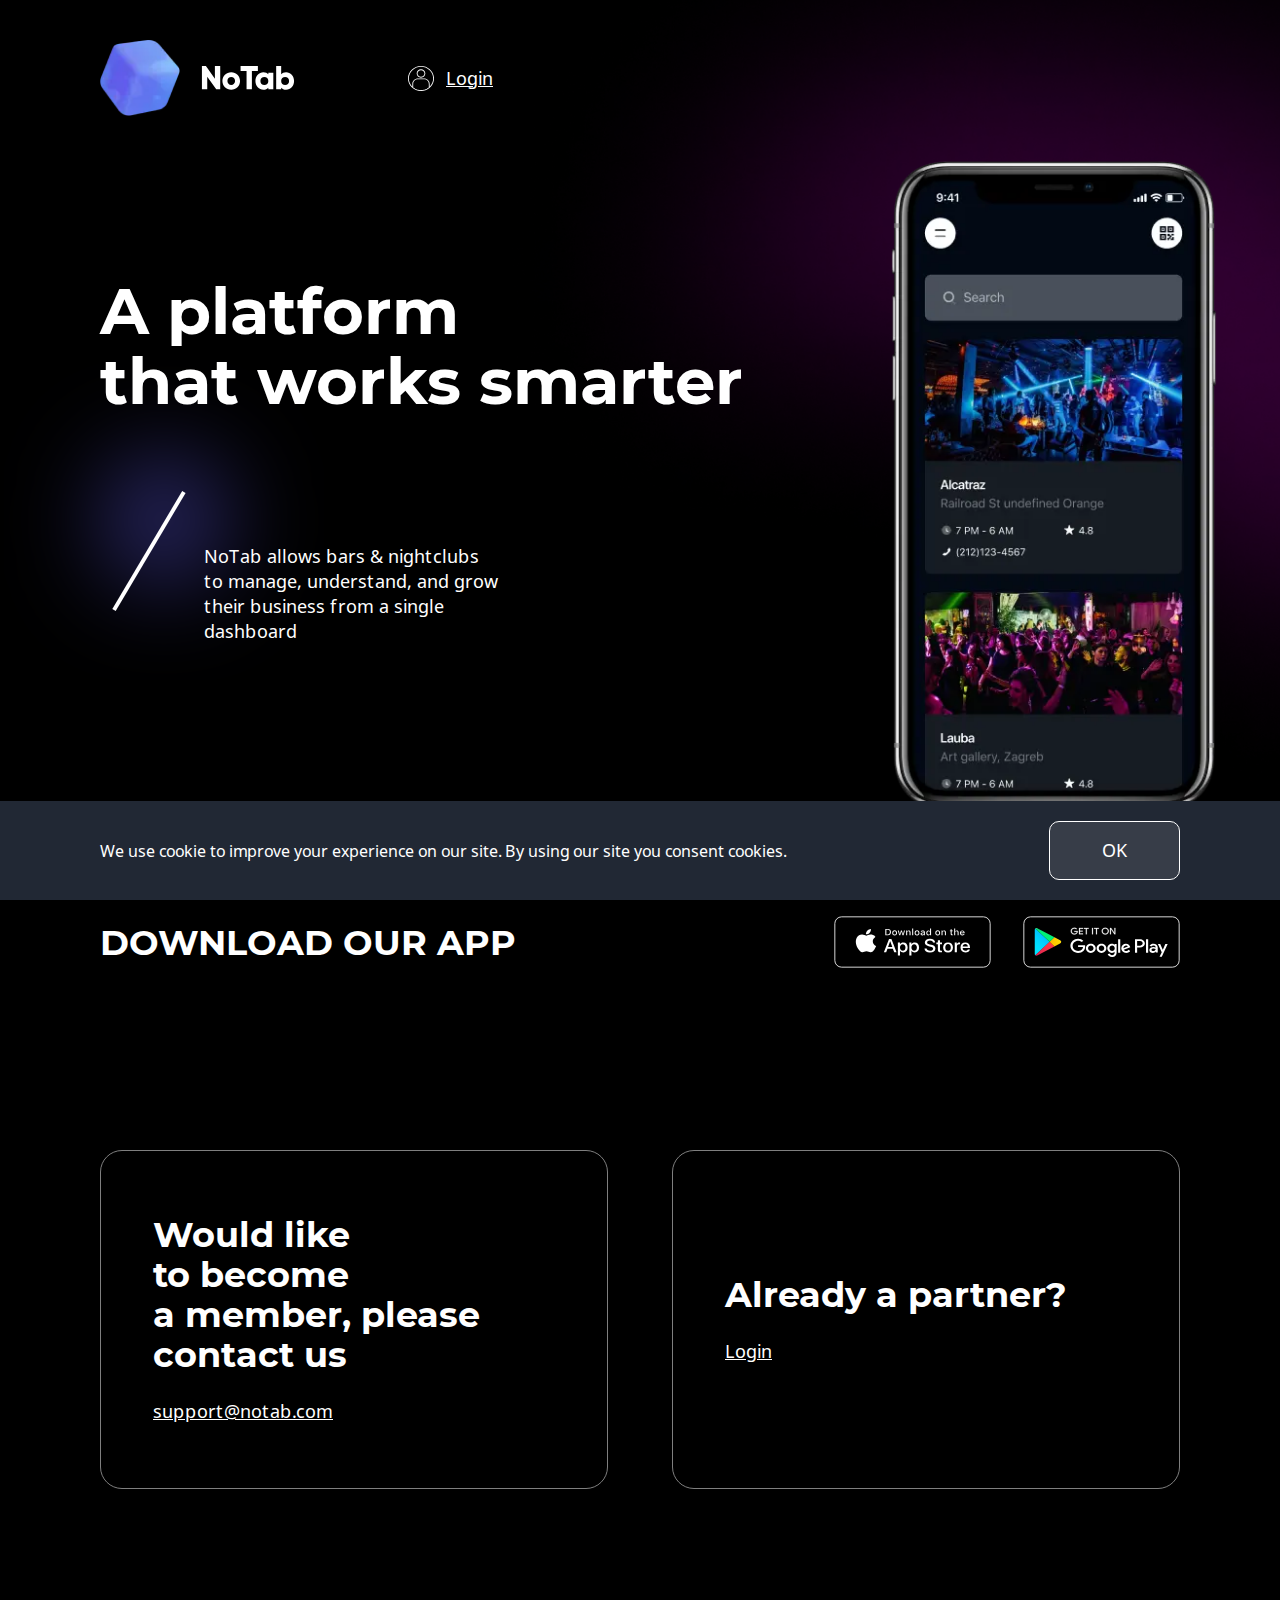
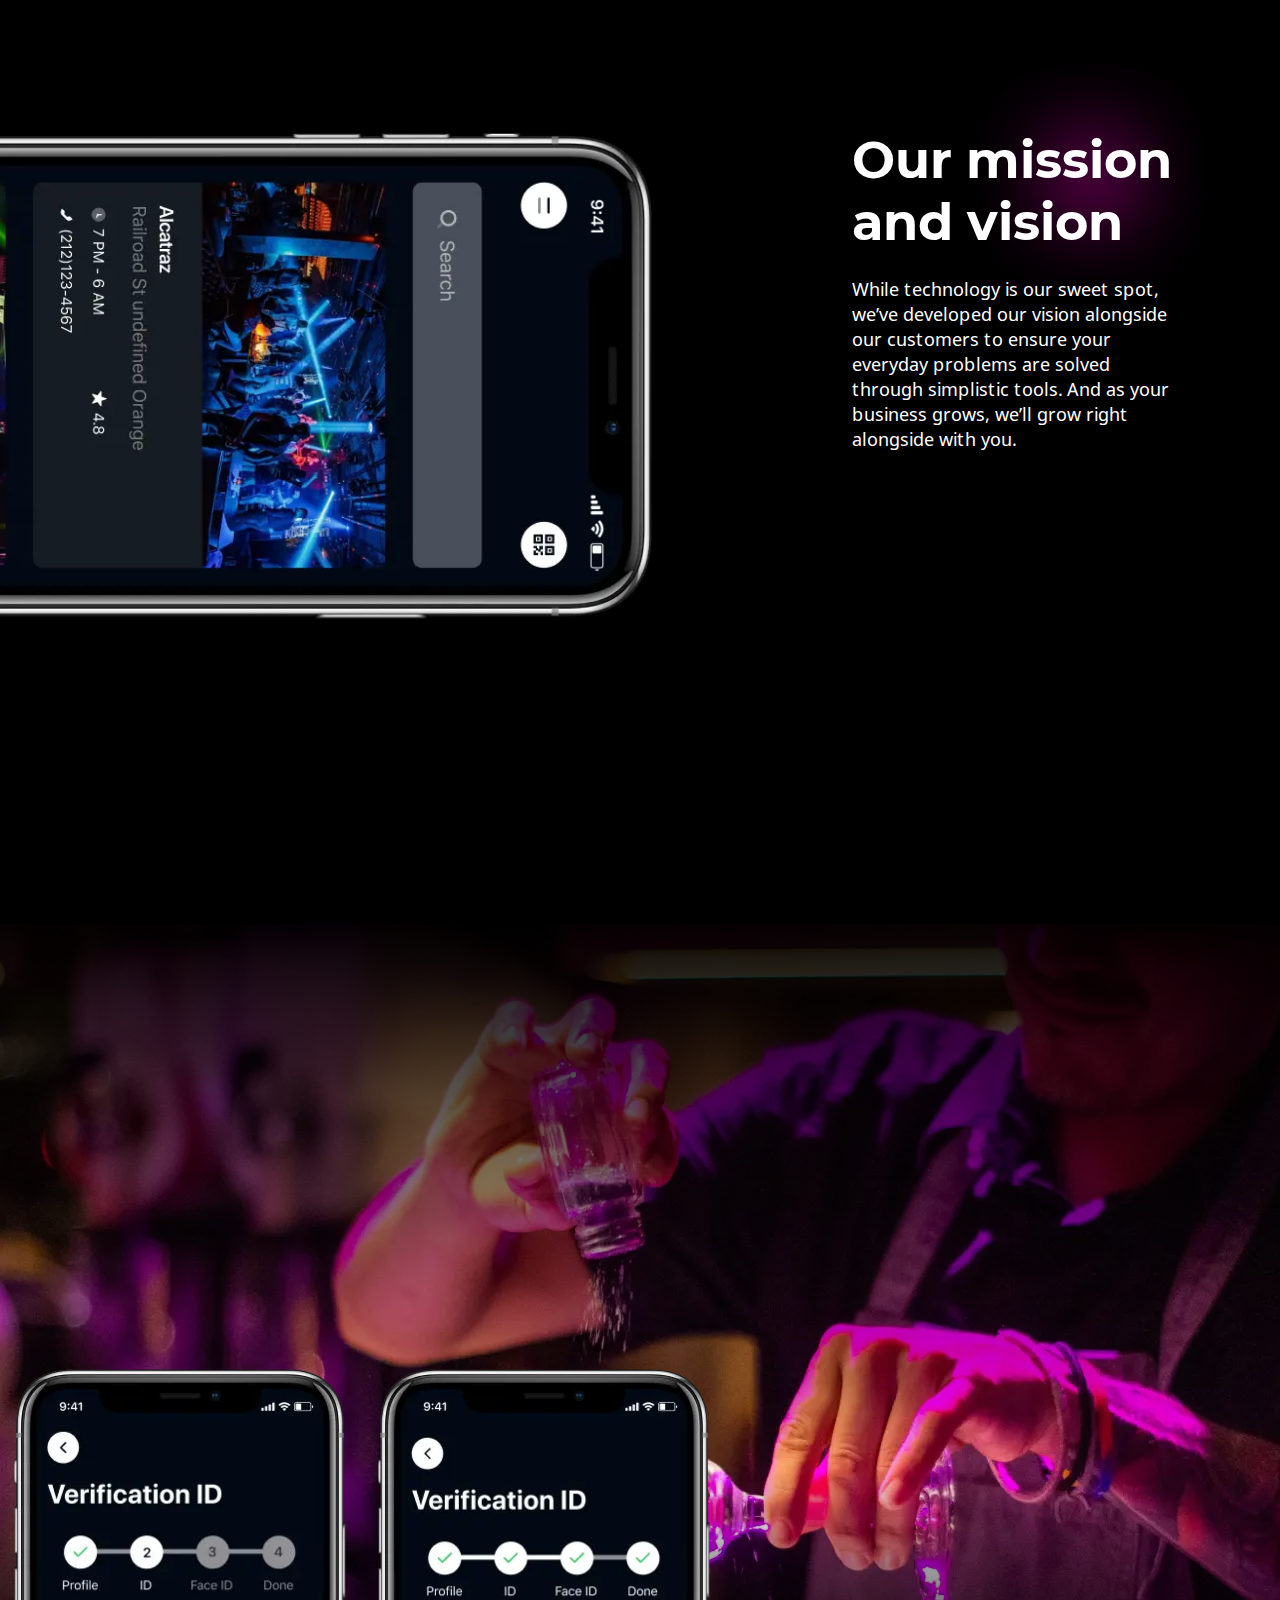
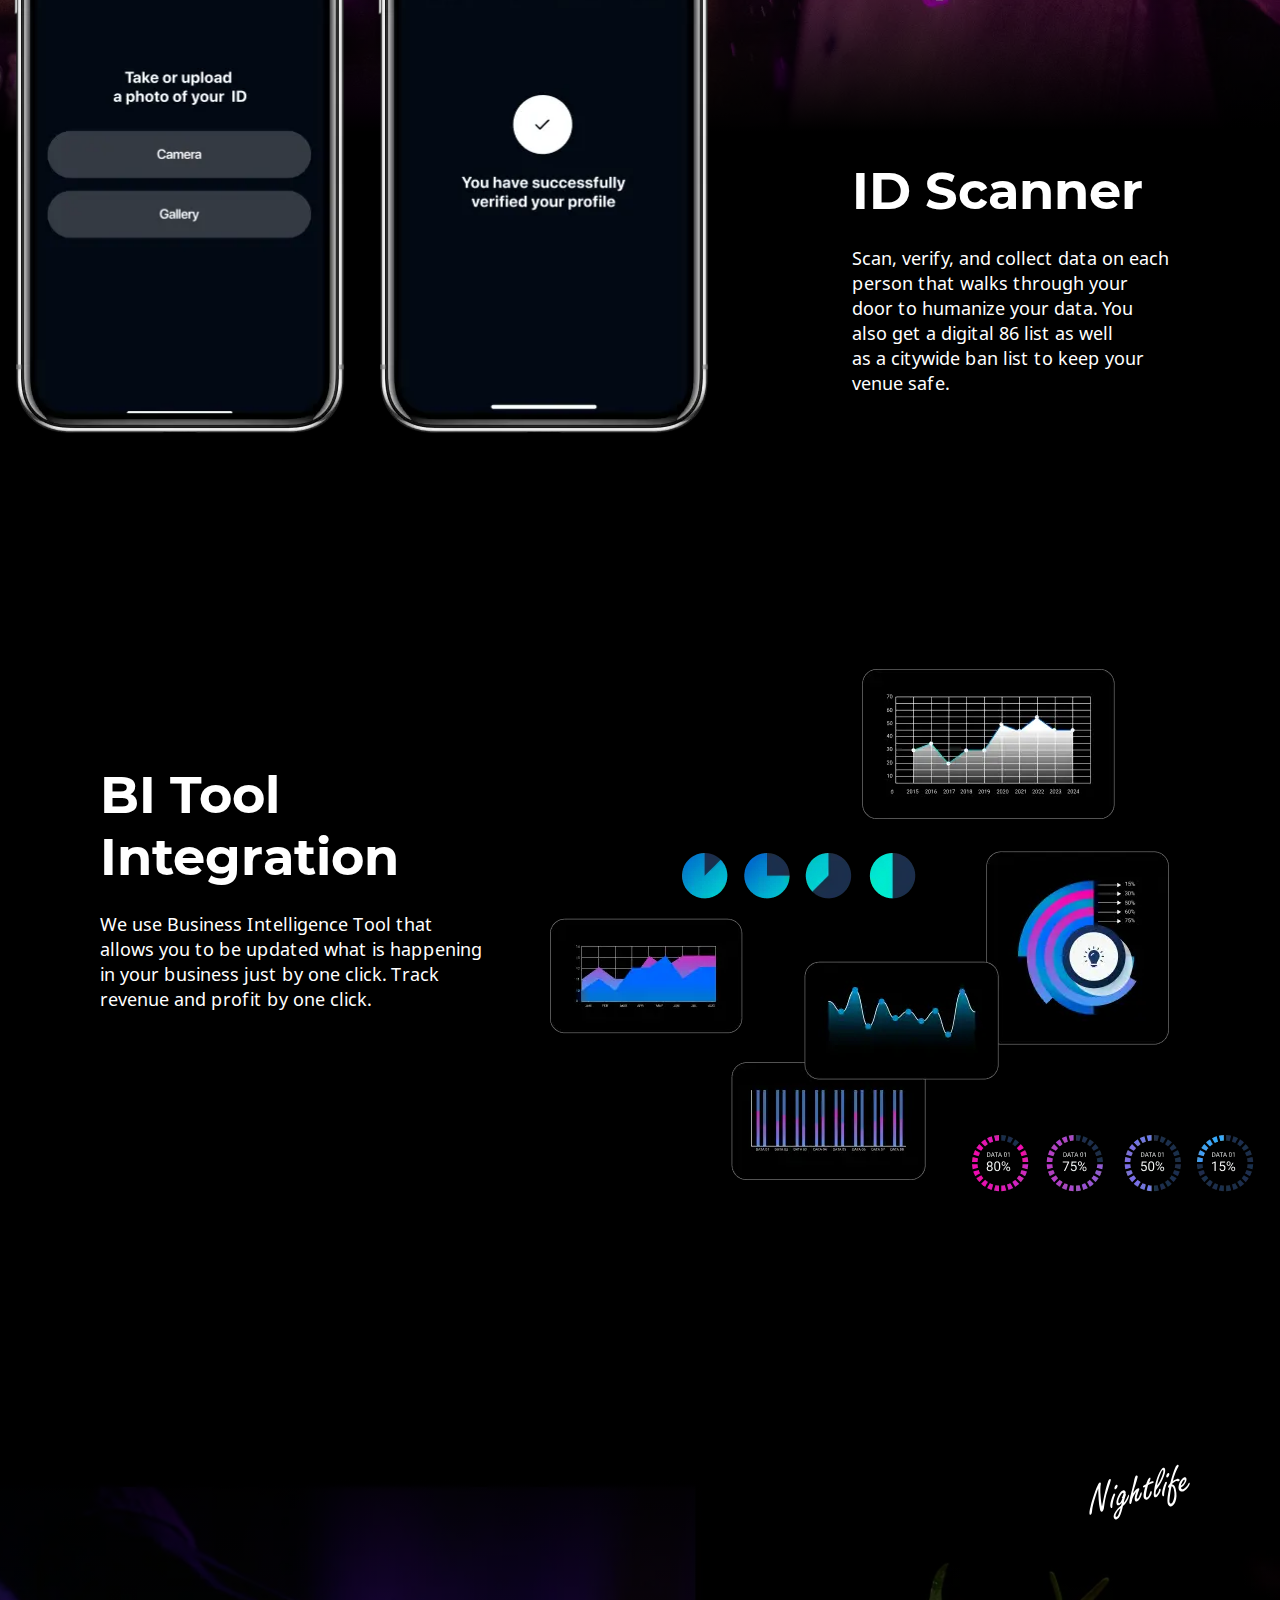
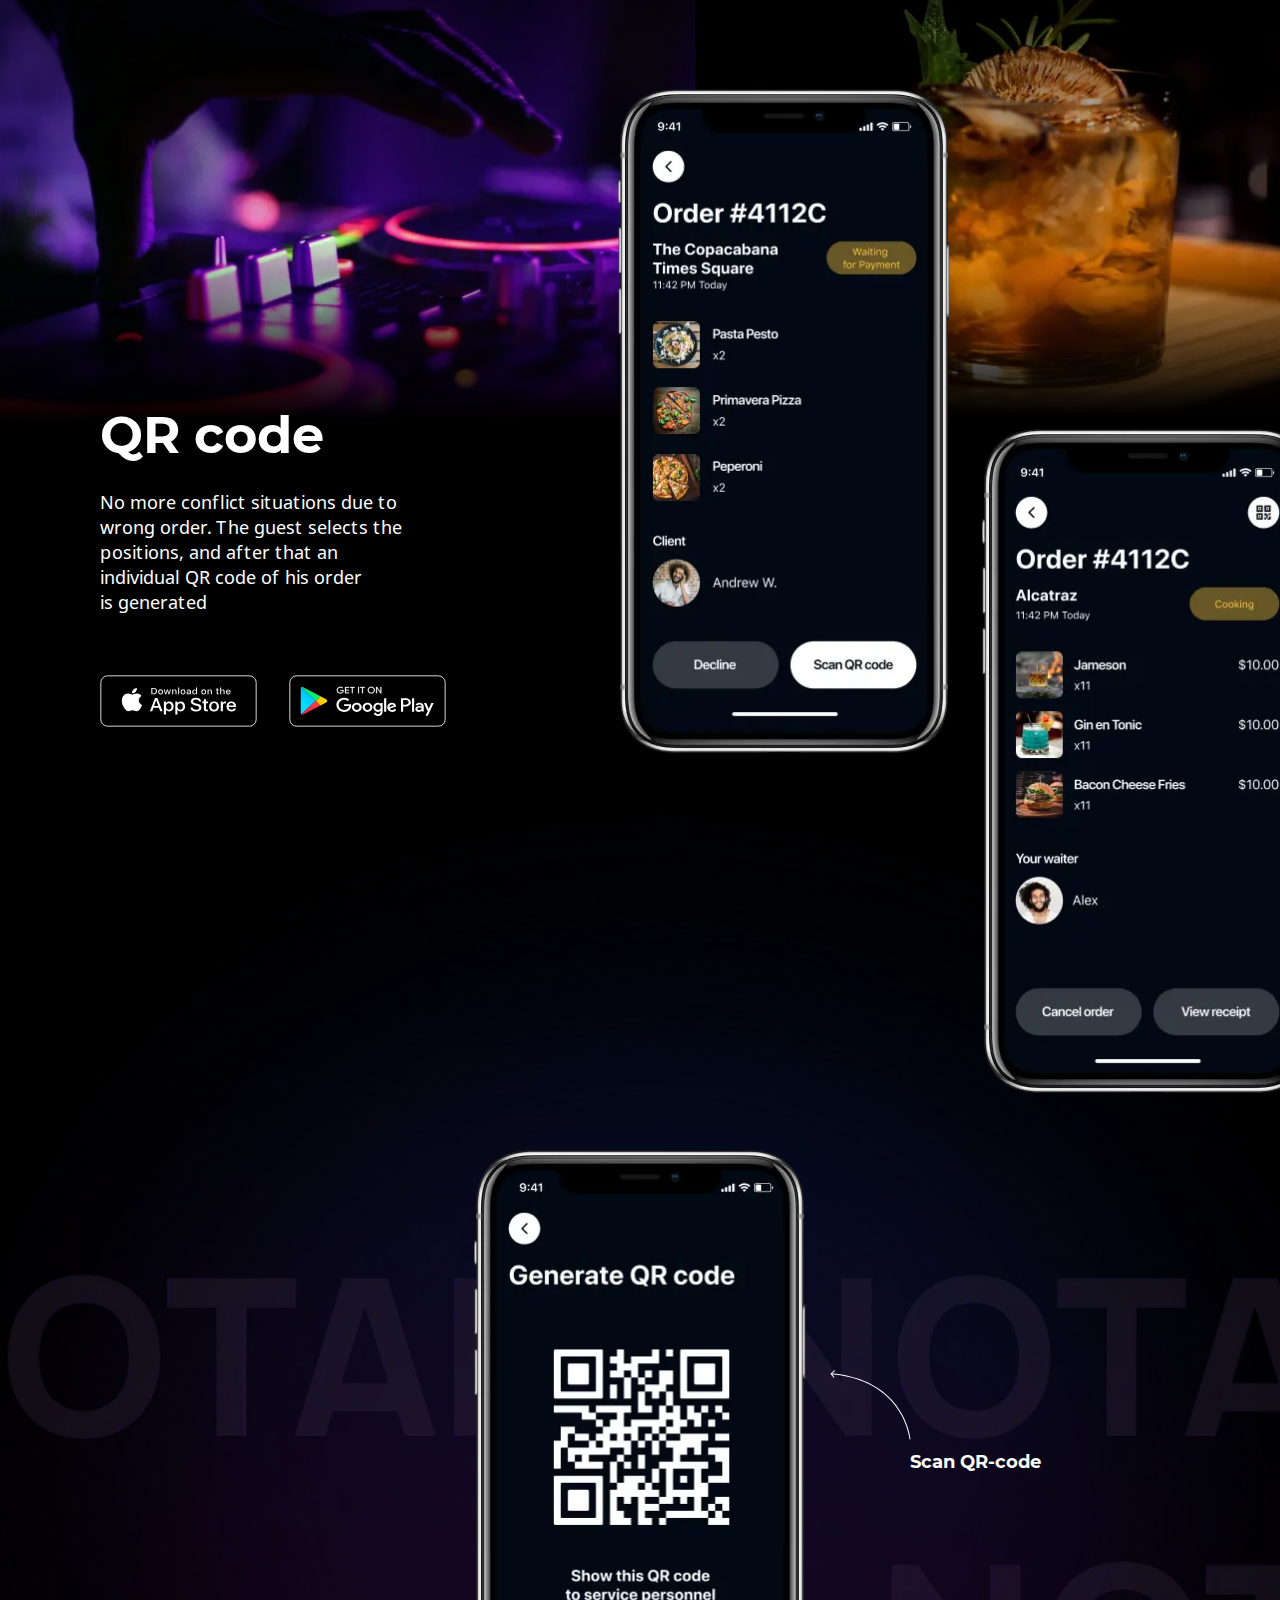
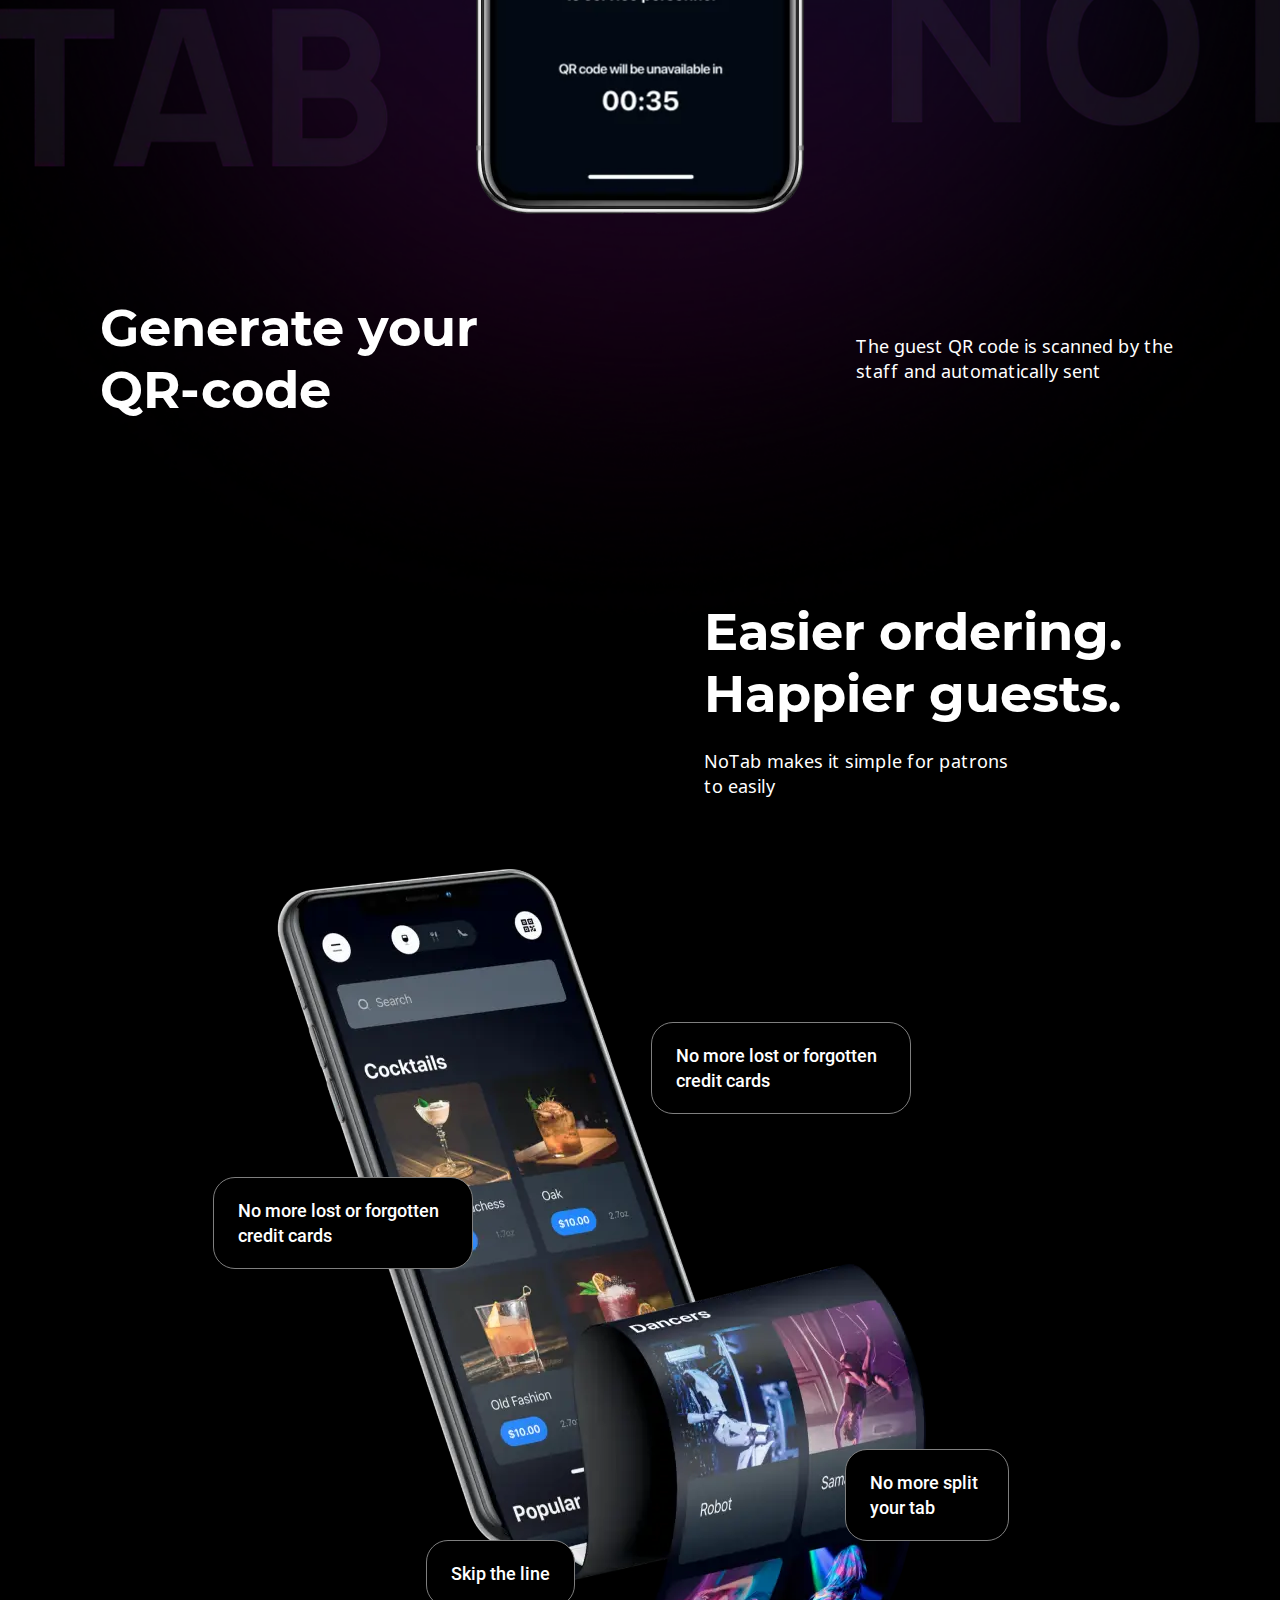
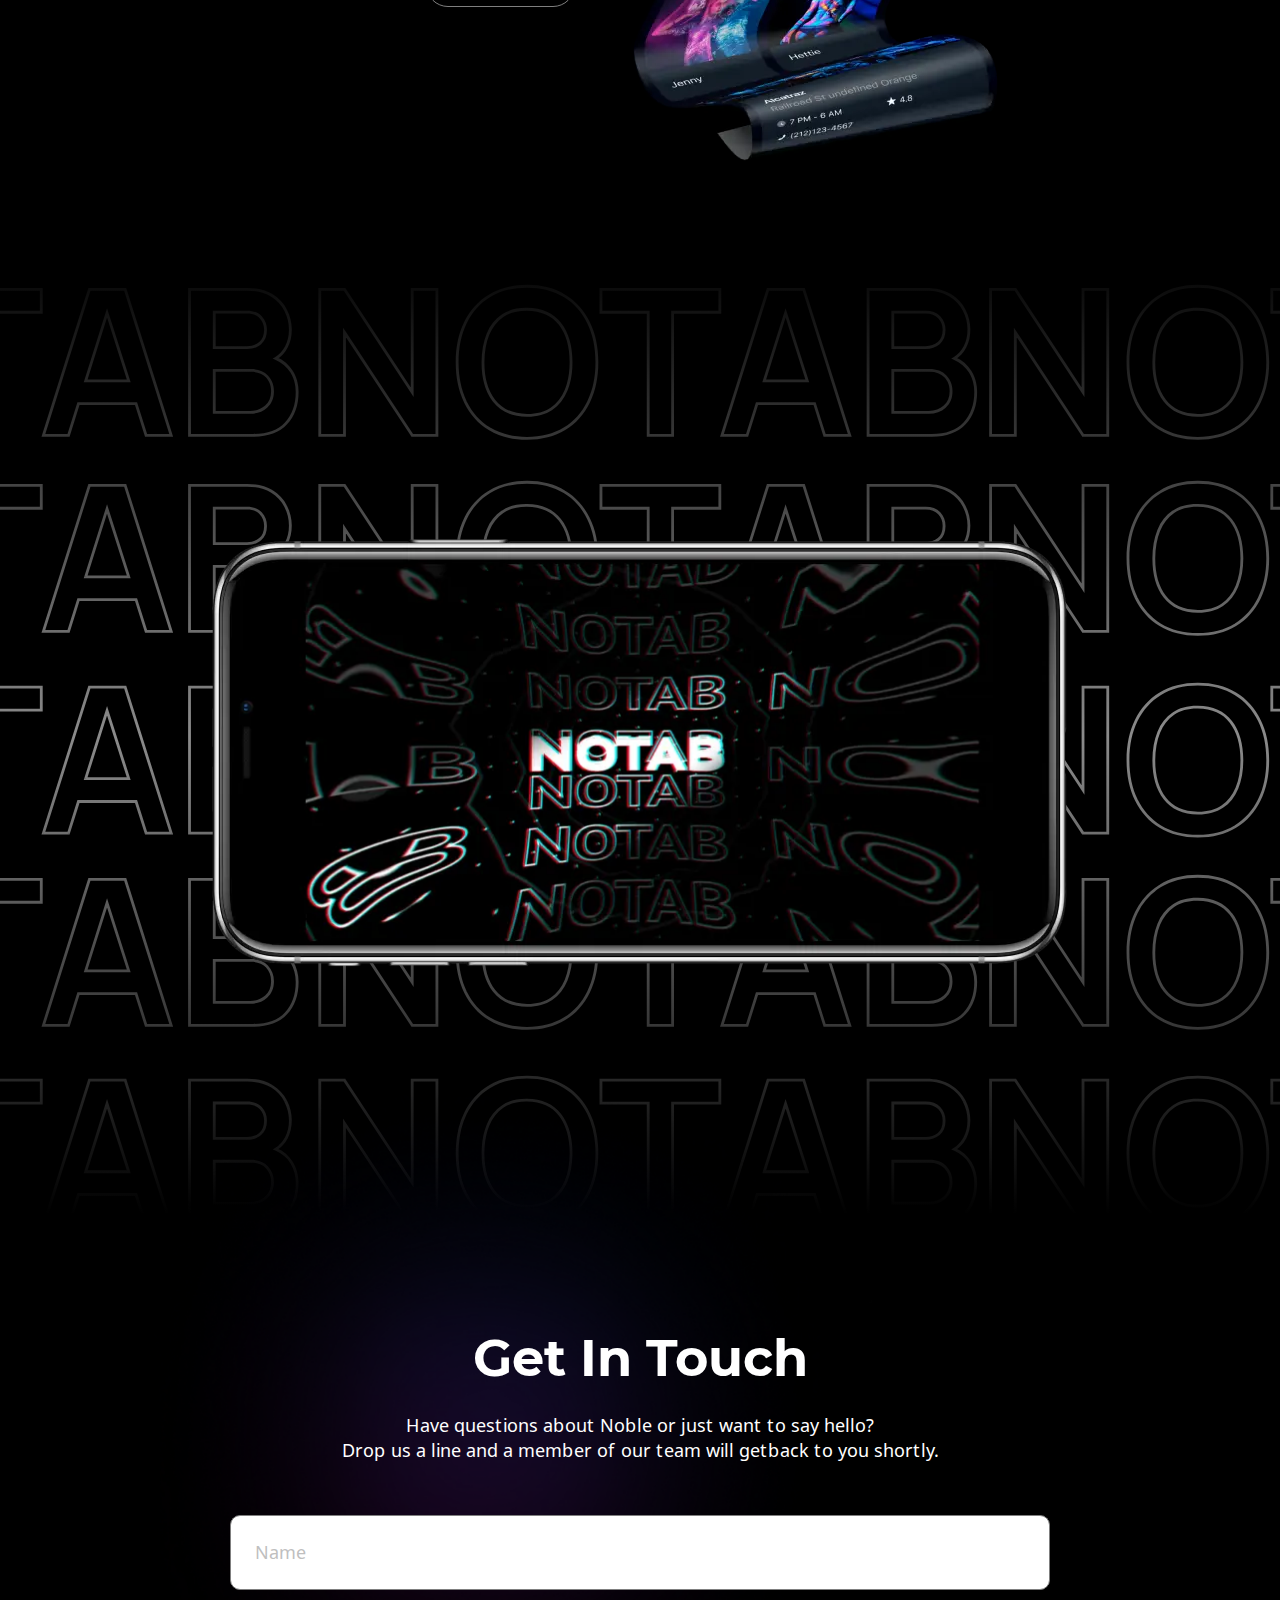
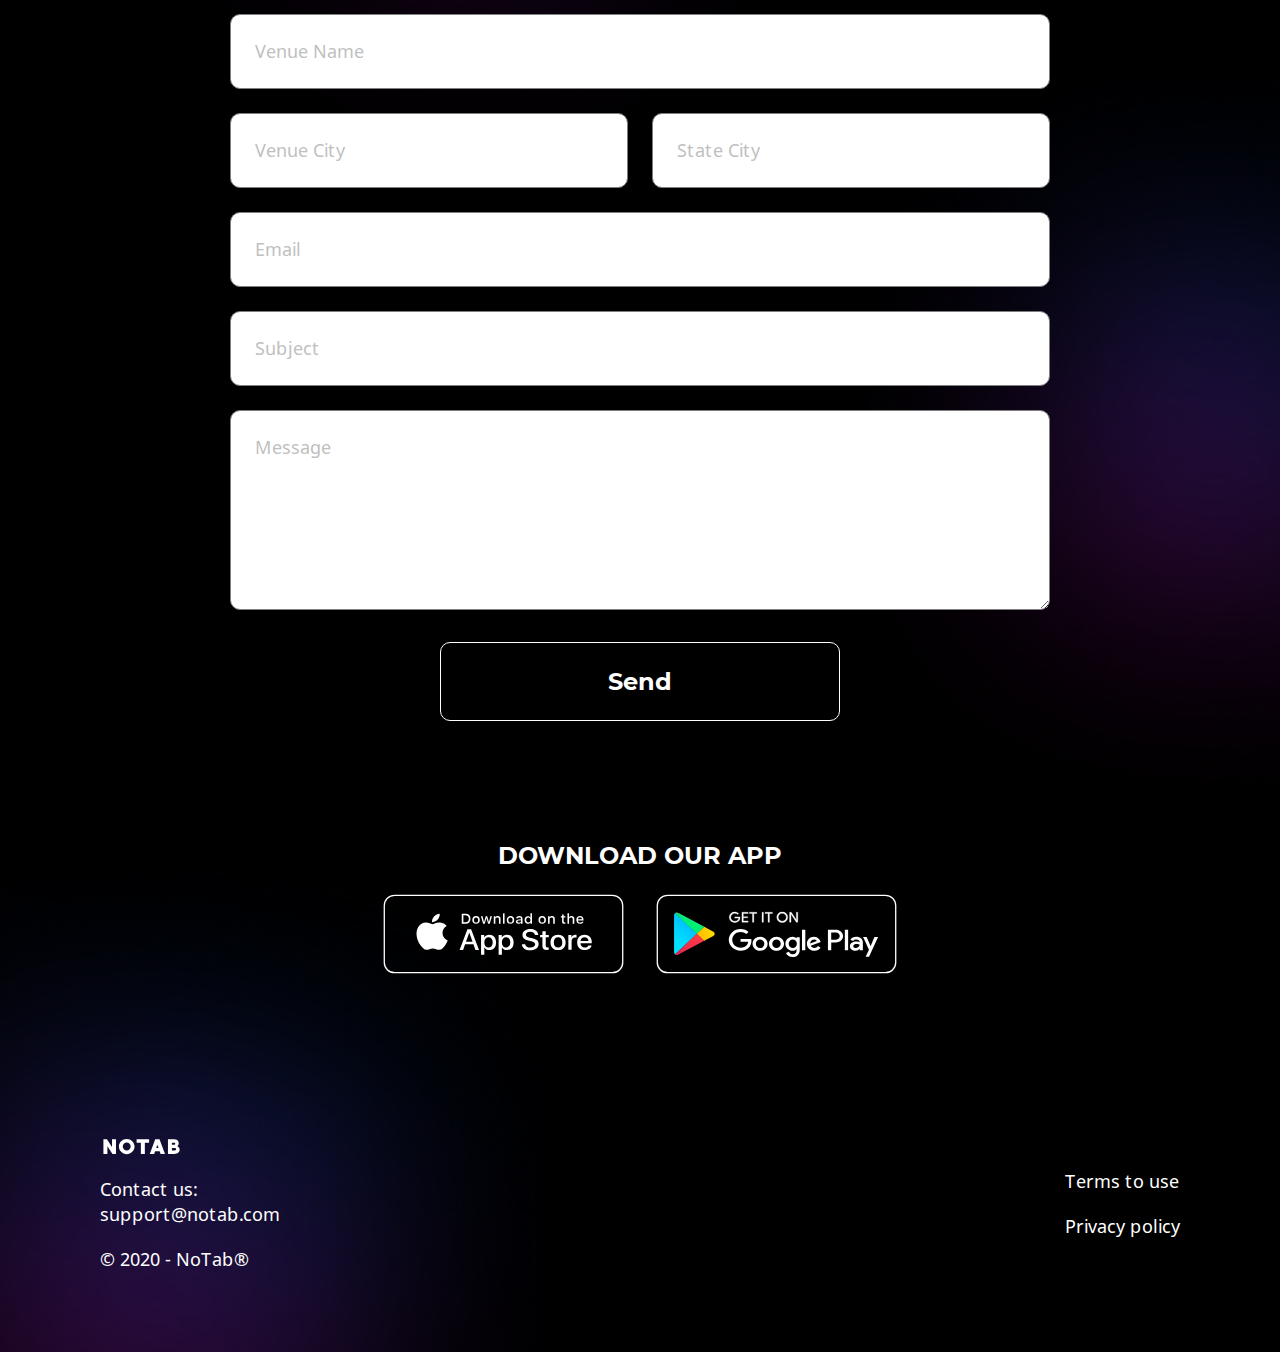
<file: notab/index.html>
<!DOCTYPE html>
<html lang="en">
<head>
    <meta charset="UTF-8">
    <meta http-equiv="X-UA-Compatible" content="IE=edge">
    <meta name="viewport" content="width=device-width, initial-scale=1.0">
    <meta name="description" content="NoTab allows bars & nightclubs to manage, understand, and grow their business"> 
    <meta name="keywords" content="NoTab, Bars, NightClubs, Manage, Business">
    <title>NoTab</title>
    <link rel="shortcut icon" href="img/favicon.png" type="image/png">
    <link rel="stylesheet" href="css/style.css">
</head>
<body>
    <div class="sections-wrapper">
        <header class="header">
            <div class="container">
                <div class="header__inner">
                    <a href="#" class="logo">
                        <img src="img/header/logo-img.webp" alt="NoTab Logo Icon" class="logo__img">
                        <img src="img/header/logo-text.svg" alt="NoTab Logo Text" class="logo__text">
                        <span class="visually-hidden">Logo NoTab</span>
                    </a>
                    <nav class="nav">
                        <ul class="nav__list">
                            <li class="nav__item">
                                <a href="#" class="nav__link">
                                    <svg class="nav__link-icon" width="26" height="25" viewBox="0 0 26 25" fill="none" xmlns="http://www.w3.org/2000/svg">
                                        <path d="M13.0018 0C5.82117 0 0 5.59437 0 12.4952C0 19.396 5.82117 24.9904 13.0018 24.9904C13.3935 24.9904 13.7837 24.9735 14.172 24.94C14.533 24.9088 14.8909 24.8613 15.246 24.8017L15.3825 24.7785C21.9843 23.5944 26.5618 17.7733 25.9443 11.3463C25.3268 4.91937 19.7176 0.00203372 13.0018 0V0ZM11.9572 24.1133H11.9265C11.5894 24.0846 11.2549 24.0413 10.9233 23.9857C10.9042 23.9825 10.8852 23.9805 10.8665 23.977C10.5423 23.9213 10.2215 23.8521 9.9039 23.7714L9.82708 23.7525C9.51727 23.6717 9.21085 23.578 8.90887 23.4739C8.87755 23.4631 8.84602 23.4535 8.8147 23.4423C8.51865 23.3378 8.22789 23.2207 7.94157 23.094C7.90602 23.0787 7.87047 23.0641 7.83491 23.0478C7.5541 22.9229 7.27878 22.7822 7.00876 22.6341C6.97067 22.6134 6.93216 22.5926 6.89406 22.5721C6.62827 22.423 6.36862 22.2632 6.11383 22.0944C6.07532 22.0685 6.03638 22.0435 5.99808 22.0177C5.74773 21.8471 5.50374 21.6659 5.26609 21.4763L5.2007 21.4214V17.9098C5.20388 15.3806 7.33634 13.3313 9.96802 13.3282H16.0355C18.6672 13.3313 20.7996 15.3806 20.8028 17.9098V21.4218L20.7453 21.468C20.503 21.6624 20.2543 21.8463 19.9989 22.0199C19.965 22.0427 19.9307 22.0645 19.8971 22.0869C19.6393 22.2589 19.3752 22.4208 19.1048 22.5729C19.0709 22.5918 19.0362 22.6097 19.0026 22.6284C18.7285 22.7783 18.4498 22.9199 18.1656 23.0474C18.1331 23.062 18.1003 23.0756 18.0672 23.0891C17.7786 23.217 17.4853 23.3347 17.1871 23.4401C17.1575 23.4507 17.1277 23.4598 17.1004 23.4698C16.7969 23.5743 16.4892 23.6689 16.1777 23.75L16.103 23.7679C15.7849 23.8487 15.4639 23.9182 15.1393 23.9741C15.1207 23.9774 15.1021 23.9796 15.0834 23.9825C14.7514 24.0382 14.4164 24.0815 14.0791 24.1104H14.0484C13.7018 24.1391 13.3549 24.1545 13.0039 24.1545C12.6528 24.1545 12.3032 24.1419 11.9572 24.1133ZM21.6696 20.6496V17.9098C21.666 14.9208 19.1456 12.4987 16.0355 12.4952H9.96802C6.85788 12.4987 4.33752 14.9208 4.33392 17.9098V20.6492C-0.333932 16.0707 -0.281874 8.72996 4.45031 4.21286C9.18249 -0.304042 16.821 -0.304042 21.5532 4.21286C26.2854 8.72996 26.3375 16.0707 21.6696 20.6492V20.6496Z" fill="white"/>
                                        <path d="M13.0016 3.33203C10.608 3.33203 8.66772 5.19675 8.66772 7.4971C8.66772 9.79744 10.608 11.6622 13.0016 11.6622C15.3952 11.6622 17.3356 9.79744 17.3356 7.4971C17.333 5.19777 15.3942 3.33447 13.0016 3.33203ZM13.0016 10.8291C11.0867 10.8291 9.53451 9.33741 9.53451 7.4971C9.53451 5.65678 11.0867 4.16504 13.0016 4.16504C14.9166 4.16504 16.4688 5.65678 16.4688 7.4971C16.4667 9.3364 14.9155 10.8271 13.0016 10.8291Z" fill="white"/>
                                    </svg>
                                    Login
                                </a>
                            </li>
                        </ul>
                    </nav>
                </div>
            </div>
        </header>
        <section class="hero">
            <div class="container">
                <div class="hero__inner">
                    <div class="hero-description">
                        <h1 class="hero-description__title">
                            A&nbsp;platform <br> that works smarter
                        </h1>
                        <p class="hero-description__text">
                            NoTab allows bars &amp;&nbsp;nightclubs to&nbsp;manage, understand, and grow their business from a&nbsp;single dashboard
                        </p>
                    </div>
                    <div class="hero-items">
                        <img src="img/hero/hero-img.webp" alt="Hero NoTab App" class="hero-items__img">
                    </div>
                </div>
            </div>
        </section>
    </div>

    <main>
        <section class="app">
            <div class="container">
                <div class="app__inner">
                    <h2 class="app__title">
                        DOWNLOAD OUR APP
                    </h2>
                    <ul class="app-list">
                        <li class="app-list__item">
                            <a href="#" class="app-list__link">
                                <img src="img/app/apps-item-01.svg" alt="App Store" class="app-list__link-img">
                            </a>
                        </li>
                        <li class="app-list__item">
                            <a href="#" class="app-list__link">
                                <img src="img/app/apps-item-02.svg" alt="Google Play" class="app-list__link-img">
                            </a>
                        </li>
                    </ul>
                </div>
            </div>
        </section>

        <section class="cards">
            <div class="container">
                <div class="cards__inner">
                    <ul class="cards-list">
                        <li class="cards-list__item">
                            <h2 class="cards-list__item-title">
                                Would like to&nbsp;become a&nbsp;member, please contact&nbsp;us
                            </h2>
                            <a href="#" class="cards-list__item-link">
                                support@notab.com
                            </a>
                        </li>
                        <li class="cards-list__item">
                            <h2 class="cards-list__item-title">
                                Already a&nbsp;partner?
                            </h2>
                            <a href="#" class="cards-list__item-link">
                                Login
                            </a>
                        </li>
                    </ul>
                </div>
            </div>
        </section>

        <section class="our-mission">
            <div class="container">
                <div class="our-mission__inner">
                    <div class="our-mission-description">
                        <h2 class="our-mission-description__title">
                            Our mission and vision
                        </h2>
                        <p class="our-mission-description__text">
                            While technology is&nbsp;our sweet spot, we&rsquo;ve developed our vision alongside our customers to&nbsp;ensure your everyday problems are solved through simplistic tools. And as&nbsp;your business grows, we&rsquo;ll grow right alongside with you.
                        </p>
                    </div>
                    <div class="our-mission-items">
                        <img src="img/our-mission/our-mission-img.webp" alt="Our Mission NoTab App" class="our-mission-items__img">
                    </div>
                </div>
            </div>
        </section>

        <section class="id-scanner">
            <div class="id-scanner-bg">
                <img src="img/id-scanner/id-scanner-bg.webp" alt="ID Scanner Background" class="id-scanner-bg__img">
            </div>
            <div class="container">
                <div class="id-scanner__inner">
                    <div class="id-scanner-description">
                        <h2 class="id-scanner-description__title">
                            ID&nbsp;Scanner
                        </h2>
                        <p class="id-scanner-description__text">
                            Scan, verify, and collect data on&nbsp;each person that walks through your door to&nbsp;humanize your data. You also get a&nbsp;digital 86&nbsp;list as&nbsp;well as&nbsp;a&nbsp;citywide ban list to&nbsp;keep your venue safe.
                        </p>
                    </div>
                    <div class="id-scanner-items">
                        <img src="img/id-scanner/id-scanner-img-01.webp" alt="ID Scanner NoTab App" class="id-scanner-items__img">
                        <img src="img/id-scanner/id-scanner-img-02.webp" alt="ID Scanner NoTab App" class="id-scanner-items__img">
                    </div>
                </div>
            </div>
        </section>

        <section class="integration">
            <div class="container">
                <div class="integration__inner">
                    <div class="integration-description">
                        <h2 class="integration-description__title">
                            BI&nbsp;Tool Integration
                        </h2>
                        <p class="integration-description__text">
                            We&nbsp;use Business Intelligence Tool that allows you to&nbsp;be&nbsp;updated what is&nbsp;happening in&nbsp;your business just by&nbsp;one click. Track revenue and profit by&nbsp;one click.
                        </p>
                    </div>
                    <div class="integration-items">
                        <img src="img/integration/integration-img.webp" alt="Integration Background" class="integration-items__img">
                    </div>
                </div>
            </div>
        </section>

        <section class="qr-code">
            <div class="qr-code-bg">
                <img src="img/qr-code/qr-code-bg.webp" alt="QR Code Background" class="qr-code-bg__img">
            </div>
            <div class="container">
                <div class="qr-code__inner">
                    <div class="qr-code-description">
                        <h2 class="qr-code-description__title">QR&nbsp;code</h2>
                        <p class="qr-code-description__text">
                            No&nbsp;more conflict situations due to wrong order. The guest selects the positions, and after that an individual&nbsp;QR code of&nbsp;his order is&nbsp;generated
                        </p>
                        <ul class="app-list">
                            <li class="app-list__item">
                                <a href="#" class="app-list__link">
                                    <img src="img/app/apps-item-01.svg" alt="App Store" class="app-list__link-img">
                                </a>
                            </li>
                            <li class="app-list__item">
                                <a href="#" class="app-list__link">
                                    <img src="img/app/apps-item-02.svg" alt="Google Play" class="app-list__link-img">
                                </a>
                            </li>
                        </ul>
                    </div>
                    <div class="qr-code-items">
                        <img src="img/qr-code/qr-code-img-01.webp" alt="QR Code NoTab App" class="qr-code-items__img">
                        <img src="img/qr-code/qr-code-img-02.webp" alt="QR Code NoTab App" class="qr-code-items__img">
                    </div>
                </div>
            </div>
        </section>

        <section class="generate">
            <div class="generate-bg">
                <img src="img/generate/generate-bg.webp" alt="Generate Background" class="generate-bg__img">
            </div>
            <div class="container">
                <div class="generate__inner">
                    <div class="generate-items">
                        <img src="img/generate/generate-img.webp" alt="Generate NoTab App" class="generate-items__img">
                        <span class="generate-items__img-text">Scan QR-code</span>
                    </div>
                    <div class="generate-description">
                        <h2 class="generate-description__title">
                            Generate your QR-code
                        </h2>
                        <p class="generate-description__text">
                            The guest&nbsp;QR code is&nbsp;scanned by&nbsp;the staff and automatically sent
                        </p>
                    </div>
                </div>
            </div>
        </section>

        <section class="ordering">
            <div class="container">
                <div class="ordering__inner">
                    <div class="ordering-description-outer">
                        <div class="ordering-description">
                            <h2 class="ordering-description__title">
                                Easier ordering. Happier guests.
                            </h2>
                            <p class="ordering-description__text">
                                NoTab makes it&nbsp;simple for patrons to&nbsp;easily
                            </p>
                        </div>
                    </div>
                    <div class="ordering-items">
                        <img src="img/ordering/ordering-img.webp" alt="Ordering NoTab App" class="ordering-items__img">
                        <ul class="ordering-list">
                            <li class="ordering-list__item">
                                <p class="ordering-list__text">
                                    No&nbsp;more lost or&nbsp;forgotten credit cards
                                </p>
                            </li>
                            <li class="ordering-list__item">
                                <p class="ordering-list__text">
                                    No&nbsp;more lost or&nbsp;forgotten credit cards
                                </p>
                            </li>
                            <li class="ordering-list__item">
                                <p class="ordering-list__text">
                                    Skip the line
                                </p>
                            </li>
                            <li class="ordering-list__item">
                                <p class="ordering-list__text">
                                    No&nbsp;more split your tab
                                </p>
                            </li>
                        </ul>
                    </div>
                </div>
            </div>
        </section>

        <section class="promo">
            <div class="promo-bg">
                <img src="img/promo/promo-bg.svg" alt="Promo Background" class="promo-bg__img">
            </div>
            <div class="container">
                <div class="promo__inner">
                    <h2 class="visually-hidden">Promo</h2>
                    <div class="promo-items">
                        <img src="img/promo/promo-img.webp" alt="Promo Phone" class="promo-items__img">
                    </div>
                </div>
            </div>
        </section>

        <section class="get">
            <div class="container">
                <div class="get__inner">
                    <div class="get-description">
                        <h2 class="get-description__title">
                            Get In&nbsp;Touch
                        </h2>
                        <p class="get-description__text">
                            Have questions about Noble or&nbsp;just want to&nbsp;say hello? <br> Drop&nbsp;us a&nbsp;line and a&nbsp;member of&nbsp;our team will getback to&nbsp;you shortly.
                        </p>
                    </div>
                    <form action="#" class="form">
                        <div class="form__wrapper">
                            <input type="text" class="form-input" placeholder="Name">
                            <input type="text" class="form-input" placeholder="Venue Name">
                            <input type="text" class="form-input form-input--state" placeholder="Venue City">
                            <input type="text" class="form-input form-input--venue" placeholder="State City">
                            <input type="text" class="form-input" placeholder="Email">
                            <input type="text" class="form-input" placeholder="Subject">
                            <textarea class="form-input form-input--textarea" placeholder="Message"></textarea>
                        </div>
                        <button class="btn btn--form">Send</button>
                    </form>
                </div>
            </div>
        </section>

        <section class="app app--second">
            <div class="container">
                <div class="app__inner">
                    <h2 class="app__title">
                        DOWNLOAD OUR APP
                    </h2>
                    <ul class="app-list">
                        <li class="app-list__item">
                            <a href="#" class="app-list__link">
                                <img src="img/app/apps-item-01.svg" alt="App Store" class="app-list__link-img">
                            </a>
                        </li>
                        <li class="app-list__item">
                            <a href="#" class="app-list__link">
                                <img src="img/app/apps-item-02.svg" alt="Google Play" class="app-list__link-img">
                            </a>
                        </li>
                    </ul>
                </div>
            </div>
        </section>
    </main>

    <footer class="footer">
        <div class="container">
            <div class="footer__inner">
                <div class="footer-column">
                    <a href="#" class="footer-logo">
                        <img src="img/footer/footer-logo.svg" alt="NoTab Logo Text" class="footer-logo__img">
                    </a>
                    <ul class="footer-list">
                        <li class="footer-list__item">
                            <div class="footer-list__item-title">
                                Contact us:
                            </div>
                            <a href="#" class="footer-list__link">
                                support@notab.com
                            </a>
                        </li>
                        <li class="footer-list__item">
                            <p>
                                &copy; 2020 - NoTab&reg;
                            </p>
                        </li>
                    </ul>
                </div>
                <ul class="footer-list">
                    <li class="footer-list__item">
                        <a href="#" class="footer-list__link">
                            Terms to use
                        </a>
                    </li>
                    <li class="footer-list__item">
                        <a href="#" class="footer-list__link">
                            Privacy policy
                        </a>
                    </li>
                </ul>
            </div>
        </div>
    </footer>

    <div class="popup">
        <div class="container">
            <div class="popup__inner">
                <p class="popup__text">
                    We&nbsp;use cookie to&nbsp;improve your experience on&nbsp;our site. By&nbsp;using our site you consent cookies.
                </p>
                <button class="btn btn--popup">OK</button>
            </div>
        </div>
    </div>

    <script src="js/main.js"></script>
</body>
</html>
</file>
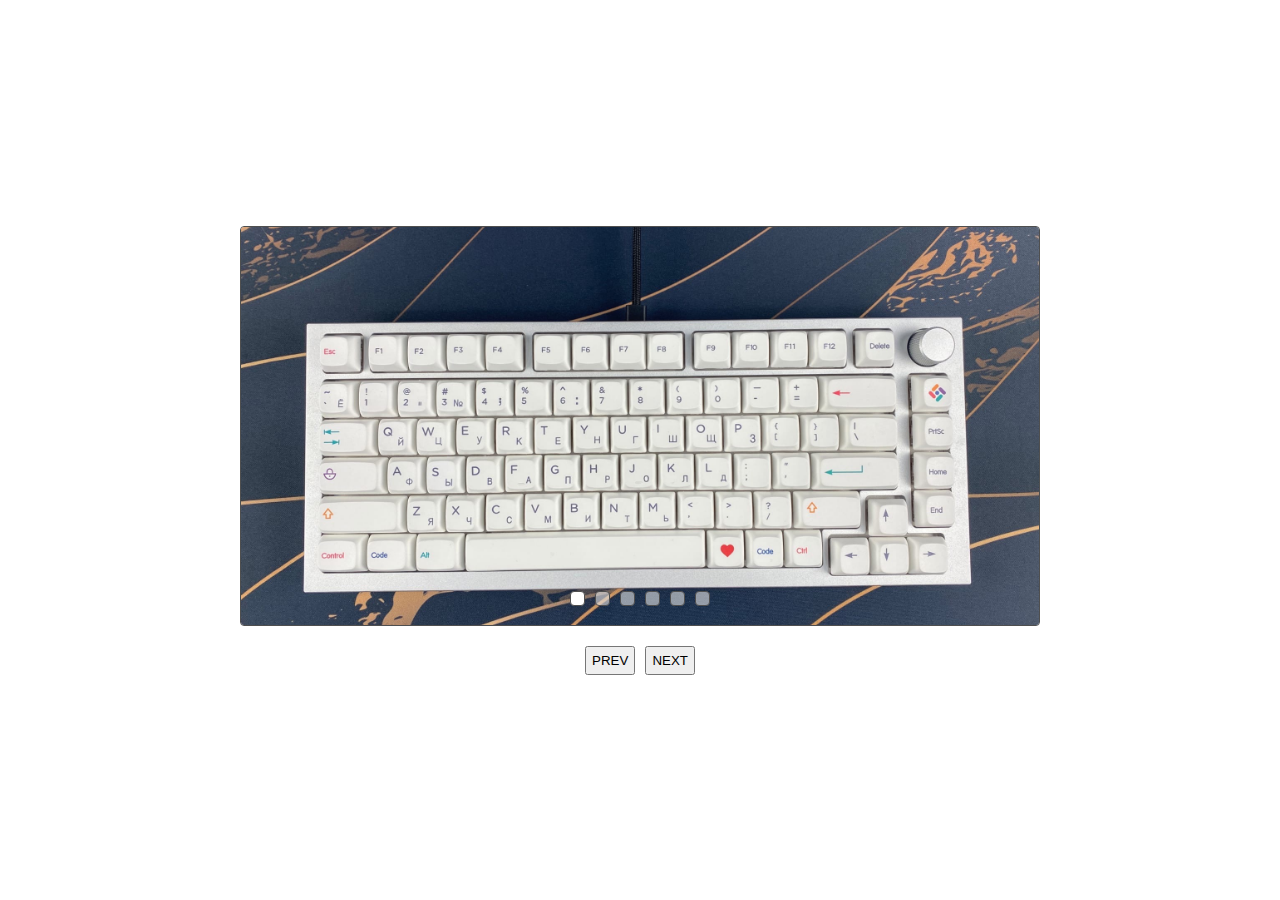
<file: slider/index.html>
<!DOCTYPE html>
<html lang="en">
<head>
    <meta charset="UTF-8">
    <meta http-equiv="X-UA-Compatible" content="IE=edge">
    <meta name="viewport" content="width=device-width, initial-scale=1.0">
    <title>slider</title>
    <link rel="stylesheet" href="css/style.css">
</head>
<body>
    <main>
        <section class="slider">
            <div class="slider-wrapper">
                <!-- === slider-imgs === -->
                <ul class="slider__list">
                    <li class="slider__item slider__item--active">
                        <img src="img/1.jpg" alt="" class="slider__item-img">
                    </li>
                    <li class="slider__item">
                        <img src="img/2.jpg" alt="" class="slider__item-img">
                    </li>
                    <li class="slider__item">
                        <img src="img/3.jpg" alt="" class="slider__item-img">
                    </li>
                    <li class="slider__item">
                        <img src="img/4.jpg" alt="" class="slider__item-img">
                    </li>
                    <li class="slider__item">
                        <img src="img/5.jpg" alt="" class="slider__item-img">
                    </li>
                    <li class="slider__item">
                        <img src="img/6.jpg" alt="" class="slider__item-img">
                    </li>
                </ul>
                <!-- === / slider-imgs === -->

                <!-- === slider-dots === -->
                <div class="slider-dots"></div>
                <!-- === / slider-dots === -->
            </div>

            <!-- === slider-btns === -->
            <div class="slider-btns">
                <button class="slider-btn slider-btn--prev">PREV</button>
                <button class="slider-btn slider-btn--next">NEXT</button>
            </div>
            <!-- === / slider-btns === -->
        </section>
    </main>
    <script src="js/main.js"></script>
</body>
</html>
</file>
<file: notab/css/style.css>
@font-face {
  font-family: "Noto Sans";
  src: url("../fonts/NotoSans/NotoSansRegular.woff2") format("woff2");
  font-weight: 400;
  font-display: swap;
  font-style: normal;
}

@font-face {
  font-family: "Noto Sans";
  src: url("../fonts/NotoSans/NotoSansMedium.woff2") format("woff2");
  font-weight: 500;
  font-display: swap;
  font-style: normal;
}

@font-face {
  font-family: "Montserrat";
  src: url("../fonts/Montserrat/MontserratBold.woff2") format("woff2");
  font-weight: 600;
  font-display: swap;
  font-style: normal;
}

@font-face {
  font-family: "Roboto";
  src: url("../fonts/Roboto/RobotoMedium.woff2") format("woff2");
  font-weight: 500;
  font-display: swap;
  font-style: normal;
}

*,
*::before,
*::after {
  margin: 0;
  padding: 0;
  -webkit-box-sizing: border-box;
          box-sizing: border-box;
}

html {
  font-size: 16px;
}

@media (max-width: 768px) {
  html {
    font-size: 12px;
  }
}

body {
  color: #FFFFFF;
  background-color: #000000;
  font-family: "Noto Sans", sans-serif;
  font-weight: 400;
  font-size: 18px;
  line-height: 25px;
}

@media (max-width: 768px) {
  body {
    font-size: 16px;
    line-height: 22px;
  }
}

h1, h2, h3, h4, h5, h6 {
  font-family: "Montserrat", sans-serif;
  font-weight: 600;
}

h1 {
  font-size: 64px;
  line-height: 70px;
}

@media (max-width: 768px) {
  h1 {
    font-size: 35px;
    line-height: 40px;
  }
}

h2 {
  margin-bottom: 24px;
  font-size: 51px;
  line-height: 62px;
}

@media (max-width: 768px) {
  h2 {
    font-size: 24px;
    line-height: 29px;
  }
}

a {
  color: inherit;
  -webkit-transition: 0.25s;
  transition: 0.25s;
}

a:hover {
  color: #687AF0;
}

li {
  list-style: none;
}

button {
  color: inherit;
  background: 0;
  border: 0;
  cursor: pointer;
}

.container {
  margin: 0 auto;
  padding: 0 100px;
  max-width: 1440px;
}

@media (max-width: 1200px) {
  .container {
    padding: 0 50px;
  }
}

@media (max-width: 992px) {
  .container {
    padding: 0 25px;
  }
}

@media (max-width: 768px) {
  .container {
    padding: 0 15px;
  }
}

.btn {
  font-family: "Noto Sans", sans-serif;
  font-size: inherit;
  line-height: inherit;
  font-weight: inherit;
  border: 1px solid #FFFFFF;
  border-radius: 10px;
  -webkit-transition: 0.25s;
  transition: 0.25s;
}

.btn--form {
  padding: 1.5rem;
  font-family: "Montserrat", sans-serif;
  font-size: 24px;
  line-height: 29px;
  font-weight: 600;
}

.btn--popup {
  padding: 1rem 3.25rem;
  background-color: #373D48;
}

.btn:hover {
  background-color: #FFFFFF;
  color: #000000;
}

.form-input {
  padding: 1.5rem;
  font-family: "Noto Sans", sans-serif;
  font-weight: 400;
  font-size: 18px;
  line-height: 25px;
  border: 1px solid #7F7F7F;
  border-radius: 10px;
}

.form-input--textarea {
  min-height: 12.5rem;
  resize: vertical;
}

.form-input::-webkit-input-placeholder {
  color: #BFBFBF;
}

.form-input:-ms-input-placeholder {
  color: #BFBFBF;
}

.form-input::-ms-input-placeholder {
  color: #BFBFBF;
}

.form-input::placeholder {
  color: #BFBFBF;
}

.form .error {
  border-width: 2px;
  border-color: #FF0000;
}

.visually-hidden {
  position: absolute;
  margin: -1px;
  padding: 0;
  width: 1px;
  height: 1px;
  border: 0;
  clip: rect(0 0 0 0);
  overflow: hidden;
}

.sections-wrapper {
  position: relative;
  overflow: hidden;
}

.sections-wrapper::before {
  content: '';
  position: absolute;
  top: -20%;
  left: 35%;
  z-index: -1;
  width: 100%;
  height: 66.25rem;
  background-image: url(../img/header/header-glow-01.webp);
  background-size: contain;
  background-repeat: no-repeat;
}

.header {
  padding-top: 2.5rem;
  padding-bottom: 2.5rem;
}

.header__inner {
  display: -webkit-box;
  display: -ms-flexbox;
  display: flex;
  -webkit-box-align: center;
      -ms-flex-align: center;
          align-items: center;
  gap: 7rem;
}

@media (max-width: 768px) {
  .header {
    padding-top: 1.25rem;
    padding-bottom: 1.25rem;
  }
  .header__inner {
    gap: 0;
    -webkit-box-pack: justify;
        -ms-flex-pack: justify;
            justify-content: space-between;
  }
}

.logo {
  display: -webkit-box;
  display: -ms-flexbox;
  display: flex;
  -webkit-box-align: center;
      -ms-flex-align: center;
          align-items: center;
}

.logo__img {
  margin-right: 1.25rem;
  width: 5rem;
  height: 4.75rem;
}

.logo__text {
  width: 6rem;
  height: 1.5rem;
}

.nav__link {
  display: -webkit-box;
  display: -ms-flexbox;
  display: flex;
  -webkit-box-align: center;
      -ms-flex-align: center;
          align-items: center;
  -webkit-transition: 0.25s;
  transition: 0.25s;
}

.nav__link-icon {
  margin-right: 0.75rem;
}

.nav__link:hover path {
  fill: currentColor;
}

.hero {
  padding-top: 7.5rem;
  padding-bottom: 12rem;
}

.hero__inner {
  position: relative;
}

.hero-description {
  max-width: 65%;
}

.hero-description__title {
  margin-bottom: 8rem;
}

.hero-description__text {
  position: relative;
  margin-left: 6.5rem;
  max-width: 20.75rem;
}

.hero-description__text::before {
  content: '';
  position: absolute;
  top: -11.5rem;
  left: -12.5rem;
  z-index: -1;
  width: 20rem;
  height: 20.25rem;
  background-image: url(../img/hero/hero-text-slash.svg);
  background-size: contain;
  background-repeat: no-repeat;
}

.hero-items {
  position: absolute;
  top: -7.75rem;
  left: 73%;
  z-index: -1;
}

.hero-items__img {
  width: 20.75rem;
  height: 41.75rem;
  -o-object-fit: contain;
     object-fit: contain;
}

@media (max-width: 768px) {
  .hero-description__title {
    margin-bottom: 4rem;
  }
  .hero-description__text {
    margin-left: 0;
  }
  .hero-description__text::before {
    display: none;
  }
  .hero-items__img {
    -webkit-transform: scale(0.8);
            transform: scale(0.8);
  }
}

.app {
  padding-top: 5rem;
  padding-bottom: 5rem;
}

.app__inner {
  display: -webkit-box;
  display: -ms-flexbox;
  display: flex;
  -webkit-box-pack: justify;
      -ms-flex-pack: justify;
          justify-content: space-between;
  -webkit-box-align: center;
      -ms-flex-align: center;
          align-items: center;
  -ms-flex-wrap: wrap;
      flex-wrap: wrap;
}

.app__title {
  margin-bottom: 0;
  font-size: 35px;
  line-height: 40px;
}

.app-list {
  display: -webkit-box;
  display: -ms-flexbox;
  display: flex;
  -webkit-box-align: center;
      -ms-flex-align: center;
          align-items: center;
  -ms-flex-wrap: wrap;
      flex-wrap: wrap;
  gap: 2rem;
}

.app-list__item {
  line-height: 1;
}

.app-list__link-img {
  width: 100%;
  height: 52px;
  -webkit-transition: 0.25s;
  transition: 0.25s;
}

.app-list__link-img:hover {
  opacity: .5;
}

@media (max-width: 992px) {
  .app {
    padding-top: 2.5rem;
    padding-bottom: 2.5rem;
  }
  .app__inner {
    -webkit-box-orient: vertical;
    -webkit-box-direction: normal;
        -ms-flex-direction: column;
            flex-direction: column;
    -webkit-box-pack: normal;
        -ms-flex-pack: normal;
            justify-content: normal;
  }
  .app__title {
    margin-bottom: 2rem;
    font-size: 24px;
    line-height: 29px;
    text-align: center;
  }
  .app-list {
    -webkit-box-pack: center;
        -ms-flex-pack: center;
            justify-content: center;
  }
  .app-list__link-img {
    height: 60px;
  }
}

.app--second .app__inner {
  -webkit-box-orient: vertical;
  -webkit-box-direction: normal;
      -ms-flex-direction: column;
          flex-direction: column;
  -webkit-box-pack: normal;
      -ms-flex-pack: normal;
          justify-content: normal;
}

.app--second .app__title {
  margin-bottom: 24px;
  font-size: 24px;
  line-height: 29px;
  text-align: center;
}

.app--second .app-list__link-img {
  height: 80px;
}

@media (max-width: 992px) {
  .app--second .app-list__link-img {
    height: 60px;
  }
}

.cards {
  padding-top: 6.25rem;
  padding-bottom: 6.25rem;
}

.cards-list {
  display: -webkit-box;
  display: -ms-flexbox;
  display: flex;
  -webkit-box-pack: center;
      -ms-flex-pack: center;
          justify-content: center;
  gap: 4rem;
}

.cards-list__item {
  -ms-flex-preferred-size: 50%;
      flex-basis: 50%;
  display: -webkit-box;
  display: -ms-flexbox;
  display: flex;
  -webkit-box-orient: vertical;
  -webkit-box-direction: normal;
      -ms-flex-direction: column;
          flex-direction: column;
  -webkit-box-pack: center;
      -ms-flex-pack: center;
          justify-content: center;
  -webkit-box-align: start;
      -ms-flex-align: start;
          align-items: flex-start;
  padding: 4rem 3.25rem;
  border: 1px solid #7F7F7F;
  border-radius: 22px;
}

.cards-list__item-title {
  font-size: 35px;
  line-height: 40px;
}

@media (max-width: 992px) {
  .cards {
    padding-top: 3.125rem;
    padding-bottom: 3.125rem;
  }
  .cards-list {
    gap: 2rem;
  }
  .cards-list__item-title {
    font-size: 24px;
    line-height: 29px;
  }
}

@media (max-width: 768px) {
  .cards-list {
    -ms-flex-wrap: wrap;
        flex-wrap: wrap;
  }
  .cards-list__item {
    -ms-flex-preferred-size: 100%;
        flex-basis: 100%;
  }
}

.our-mission {
  position: relative;
  padding-top: 8.75rem;
  padding-bottom: 29.5rem;
  overflow: hidden;
}

.our-mission__inner {
  display: -webkit-box;
  display: -ms-flexbox;
  display: flex;
  -webkit-box-pack: end;
      -ms-flex-pack: end;
          justify-content: flex-end;
}

.our-mission-description {
  -ms-flex-preferred-size: 20.5rem;
      flex-basis: 20.5rem;
}

.our-mission-description__title {
  position: relative;
}

.our-mission-description__title::before {
  content: '';
  position: absolute;
  top: -75%;
  left: 30%;
  z-index: -1;
  width: 100%;
  height: 17.75rem;
  background-image: url(../img/our-mission/our-mission-grow-01.webp);
  background-size: contain;
  background-repeat: no-repeat;
}

.our-mission-description__text {
  max-width: 20rem;
}

.our-mission-items {
  position: absolute;
  top: 9rem;
  right: 48%;
  z-index: -1;
}

.our-mission-items__img {
  width: 62.5rem;
  height: 31.25rem;
  -o-object-fit: contain;
     object-fit: contain;
}

@media (max-width: 768px) {
  .our-mission {
    padding-top: 4.375rem;
    padding-bottom: 14.75rem;
  }
  .our-mission__inner {
    -webkit-box-orient: vertical;
    -webkit-box-direction: normal;
        -ms-flex-direction: column;
            flex-direction: column;
    -webkit-box-pack: normal;
        -ms-flex-pack: normal;
            justify-content: normal;
  }
  .our-mission-description {
    -ms-flex-preferred-size: 100%;
        flex-basis: 100%;
    margin-bottom: 5rem;
  }
  .our-mission-description__title::before {
    top: -7.5rem;
    left: -10%;
  }
  .our-mission-description__text {
    max-width: 100%;
  }
  .our-mission-items {
    position: static;
    display: -webkit-box;
    display: -ms-flexbox;
    display: flex;
    -webkit-box-pack: center;
        -ms-flex-pack: center;
            justify-content: center;
    -webkit-box-align: center;
        -ms-flex-align: center;
            align-items: center;
    padding-top: 10rem;
  }
  .our-mission-items__img {
    width: 41.75rem;
    height: 20.75rem;
    -webkit-transform: rotate(-90deg);
            transform: rotate(-90deg);
  }
}

.id-scanner {
  position: relative;
  padding-bottom: 13.5rem;
}

.id-scanner-bg {
  position: absolute;
  top: 0;
  left: 0;
  z-index: -1;
  width: 100%;
  height: 52.25rem;
}

.id-scanner-bg::after {
  content: '';
  position: absolute;
  top: 0;
  right: 0;
  bottom: -15%;
  left: 0;
  background: linear-gradient(179.83deg, #000000 -3.1%, rgba(0, 0, 0, 0) 56.76%, #000000 83.92%);
}

.id-scanner-bg__img {
  width: 100%;
  height: 100%;
  -o-object-fit: cover;
     object-fit: cover;
}

.id-scanner__inner {
  position: relative;
  display: -webkit-box;
  display: -ms-flexbox;
  display: flex;
  -webkit-box-pack: end;
      -ms-flex-pack: end;
          justify-content: flex-end;
  padding-top: 52.25rem;
}

.id-scanner-description {
  -ms-flex-preferred-size: 20.5rem;
      flex-basis: 20.5rem;
}

.id-scanner-description__text {
  max-width: 20rem;
}

.id-scanner-items {
  position: absolute;
  top: 27.75rem;
  right: 43.5%;
  z-index: -1;
  display: -webkit-box;
  display: -ms-flexbox;
  display: flex;
  -webkit-box-align: center;
      -ms-flex-align: center;
          align-items: center;
  gap: 2rem;
}

.id-scanner-items__img {
  width: 20.75rem;
  height: 41.75rem;
  -o-object-fit: contain;
     object-fit: contain;
}

@media (max-width: 992px) {
  .id-scanner {
    padding-bottom: 6.75rem;
  }
  .id-scanner-bg {
    height: 31.25rem;
  }
  .id-scanner__inner {
    -webkit-box-orient: vertical;
    -webkit-box-direction: normal;
        -ms-flex-direction: column;
            flex-direction: column;
    -webkit-box-pack: normal;
        -ms-flex-pack: normal;
            justify-content: normal;
    padding-top: 27.5rem;
  }
  .id-scanner-description {
    -ms-flex-preferred-size: 100%;
        flex-basis: 100%;
    margin-bottom: 5rem;
  }
  .id-scanner-description__text {
    max-width: 100%;
  }
  .id-scanner-items {
    position: static;
    -webkit-box-pack: center;
        -ms-flex-pack: center;
            justify-content: center;
    -ms-flex-wrap: wrap;
        flex-wrap: wrap;
  }
}

.integration {
  position: relative;
  padding-top: 9.5rem;
  padding-bottom: 28.25rem;
  overflow: hidden;
}

.integration__inner {
  display: -webkit-box;
  display: -ms-flexbox;
  display: flex;
  -webkit-box-pack: start;
      -ms-flex-pack: start;
          justify-content: flex-start;
}

.integration-description {
  -ms-flex-preferred-size: 41%;
      flex-basis: 41%;
}

.integration-description__text {
  max-width: 24rem;
}

.integration-items {
  position: absolute;
  top: 3.5rem;
  left: 43%;
  z-index: -1;
}

.integration-items__img {
  width: 44rem;
  height: 32.75rem;
  -o-object-fit: contain;
     object-fit: contain;
}

@media (max-width: 768px) {
  .integration {
    padding-top: 4.75rem;
    padding-bottom: 14.125rem;
  }
  .integration__inner {
    -webkit-box-orient: vertical;
    -webkit-box-direction: normal;
        -ms-flex-direction: column;
            flex-direction: column;
    -webkit-box-pack: normal;
        -ms-flex-pack: normal;
            justify-content: normal;
  }
  .integration-description {
    -ms-flex-preferred-size: 100%;
        flex-basis: 100%;
    margin-bottom: 5rem;
  }
  .integration-description__text {
    max-width: 100%;
  }
  .integration-items {
    position: static;
    display: -webkit-box;
    display: -ms-flexbox;
    display: flex;
    -webkit-box-pack: center;
        -ms-flex-pack: center;
            justify-content: center;
    -webkit-box-align: center;
        -ms-flex-align: center;
            align-items: center;
  }
}

.qr-code {
  position: relative;
  padding-bottom: 23.75rem;
  overflow: hidden;
}

.qr-code-bg {
  position: absolute;
  top: 0;
  left: 0;
  z-index: -1;
  width: 100%;
  height: 37.5rem;
}

.qr-code-bg::before {
  content: '';
  position: absolute;
  top: 0;
  right: 4%;
  z-index: 1;
  width: 8.75rem;
  height: 3.5rem;
  background-image: url(../img/qr-code/qr-code-bg-text.svg);
  background-size: contain;
  background-repeat: no-repeat;
}

.qr-code-bg::after {
  content: '';
  position: absolute;
  top: 0;
  right: 0;
  bottom: -10%;
  left: 0;
  background: linear-gradient(179.83deg, #000000 -3.1%, rgba(0, 0, 0, 0) 56.76%, #000000 83.92%);
}

.qr-code-bg__img {
  width: 100%;
  height: 100%;
  -o-object-fit: cover;
     object-fit: cover;
}

.qr-code__inner {
  position: relative;
  display: -webkit-box;
  display: -ms-flexbox;
  display: flex;
  -webkit-box-pack: start;
      -ms-flex-pack: start;
          justify-content: flex-start;
  padding-top: 33.75rem;
}

.qr-code-description {
  -ms-flex-preferred-size: 41%;
      flex-basis: 41%;
}

.qr-code-description__text {
  max-width: 19.5rem;
  margin-bottom: 3.75rem;
}

.qr-code-items {
  position: absolute;
  top: 14rem;
  left: 48%;
  z-index: -1;
  display: -webkit-box;
  display: -ms-flexbox;
  display: flex;
  gap: 2rem;
}

.qr-code-items__img {
  width: 20.75rem;
  height: 41.75rem;
  -o-object-fit: contain;
     object-fit: contain;
}

.qr-code-items__img:nth-of-type(2) {
  margin-top: 21.25rem;
}

@media (max-width: 992px) {
  .qr-code {
    padding-bottom: 11.875rem;
  }
  .qr-code-bg {
    height: 31.25rem;
  }
  .qr-code__inner {
    -webkit-box-orient: vertical;
    -webkit-box-direction: normal;
        -ms-flex-direction: column;
            flex-direction: column;
    padding-top: 27.5rem;
  }
  .qr-code-description {
    -ms-flex-preferred-size: 100%;
        flex-basis: 100%;
    margin-bottom: 5rem;
  }
  .qr-code-description__text {
    max-width: 100%;
  }
  .qr-code-items {
    position: static;
    -webkit-box-pack: center;
        -ms-flex-pack: center;
            justify-content: center;
    -ms-flex-wrap: wrap;
        flex-wrap: wrap;
  }
  .qr-code-items__img:nth-of-type(2) {
    margin-top: 0;
  }
}

@media (max-width: 375px) {
  .qr-code-bg__img {
    -o-object-position: right;
       object-position: right;
  }
  .qr-code-bg::before {
    left: 12%;
  }
}

.generate {
  position: relative;
  padding-top: 2.5rem;
  padding-bottom: 5rem;
}

.generate-bg {
  position: absolute;
  top: -40%;
  left: 0;
  z-index: -2;
  width: 100%;
  height: 98.5rem;
}

.generate-bg__img {
  width: 100%;
  height: 100%;
  -o-object-fit: cover;
     object-fit: cover;
}

.generate-items {
  position: relative;
  display: -webkit-box;
  display: -ms-flexbox;
  display: flex;
  -webkit-box-pack: center;
      -ms-flex-pack: center;
          justify-content: center;
  -webkit-box-align: center;
      -ms-flex-align: center;
          align-items: center;
  margin-bottom: 5rem;
}

.generate-items__img {
  width: 20.75rem;
  height: 41.75rem;
  -o-object-fit: contain;
     object-fit: contain;
}

.generate-items__img-text {
  position: absolute;
  top: 45%;
  left: 75%;
  width: 133px;
  font-family: "Montserrat", sans-serif;
  font-weight: 600;
  font-size: 18px;
  line-height: 25px;
}

.generate-items__img-text::before {
  content: '';
  position: absolute;
  top: -80px;
  left: -80px;
  width: 81px;
  height: 70px;
  background-image: url(../img/generate/generate-img-arrow.svg);
  background-size: contain;
  background-repeat: no-repeat;
}

.generate-description {
  display: -webkit-box;
  display: -ms-flexbox;
  display: flex;
  -webkit-box-pack: justify;
      -ms-flex-pack: justify;
          justify-content: space-between;
  -webkit-box-align: center;
      -ms-flex-align: center;
          align-items: center;
}

.generate-description__title {
  -ms-flex-preferred-size: 25rem;
      flex-basis: 25rem;
  margin-bottom: 0;
}

.generate-description__text {
  -ms-flex-preferred-size: 20.25rem;
      flex-basis: 20.25rem;
}

@media (max-width: 1200px) {
  .generate-items__img-text {
    left: 80%;
  }
}

@media (max-width: 992px) {
  .generate {
    padding-top: 1.25rem;
    padding-bottom: 15rem;
  }
  .generate__inner {
    display: -webkit-box;
    display: -ms-flexbox;
    display: flex;
    -webkit-box-orient: vertical;
    -webkit-box-direction: reverse;
        -ms-flex-direction: column-reverse;
            flex-direction: column-reverse;
  }
  .generate-items {
    margin-bottom: 0;
  }
  .generate-items__img-text {
    top: unset;
    bottom: -15%;
    left: 70%;
  }
  .generate-items__img-text::before {
    top: -100px;
    left: unset;
    right: 0;
    -webkit-transform: rotate(35deg);
            transform: rotate(35deg);
  }
  .generate-description {
    -webkit-box-orient: vertical;
    -webkit-box-direction: normal;
        -ms-flex-direction: column;
            flex-direction: column;
    -webkit-box-pack: normal;
        -ms-flex-pack: normal;
            justify-content: normal;
    -webkit-box-align: normal;
        -ms-flex-align: normal;
            align-items: normal;
    margin-bottom: 5rem;
  }
  .generate-description__title {
    -ms-flex-preferred-size: 100%;
        flex-basis: 100%;
    margin-bottom: 24px;
  }
  .generate-description__text {
    -ms-flex-preferred-size: 100%;
        flex-basis: 100%;
  }
}

@media (max-width: 768px) {
  .generate-items__img-text {
    bottom: -20%;
  }
}

@media (max-width: 576px) {
  .generate-items__img-text {
    left: 55%;
    bottom: -30%;
  }
}

.ordering {
  padding-top: 6.25rem;
  padding-bottom: 3.25rem;
}

.ordering-description {
  margin-bottom: 3.75rem;
  -ms-flex-preferred-size: 29.75rem;
      flex-basis: 29.75rem;
}

.ordering-description-outer {
  display: -webkit-box;
  display: -ms-flexbox;
  display: flex;
  -webkit-box-pack: end;
      -ms-flex-pack: end;
          justify-content: flex-end;
}

.ordering-description__text {
  max-width: 23.25rem;
}

.ordering-items {
  position: relative;
  display: -webkit-box;
  display: -ms-flexbox;
  display: flex;
  -webkit-box-pack: center;
      -ms-flex-pack: center;
          justify-content: center;
  -webkit-box-align: center;
      -ms-flex-align: center;
          align-items: center;
}

.ordering-items__img {
  width: 46.5rem;
  height: 56.75rem;
  -o-object-fit: contain;
     object-fit: contain;
}

.ordering-list__item {
  position: absolute;
  padding: 1.25rem 1.5rem;
  background-color: #000000;
  font-family: "Roboto", sans-serif;
  border: 1px solid #7F7F7F;
  border-radius: 22px;
}

.ordering-list__item:nth-of-type(1) {
  top: 35%;
  right: 65.5%;
  max-width: 16.25rem;
}

.ordering-list__item:nth-of-type(2) {
  top: 18%;
  left: 51%;
  max-width: 16.25rem;
}

.ordering-list__item:nth-of-type(3) {
  top: 75%;
  right: 56%;
}

.ordering-list__item:nth-of-type(4) {
  top: 65%;
  left: 69%;
  max-width: 10.25rem;
}

@media (max-width: 992px) {
  .ordering {
    padding-top: 3.125rem;
    padding-bottom: 1.625rem;
  }
  .ordering-description {
    -ms-flex-preferred-size: 100%;
        flex-basis: 100%;
    margin-bottom: 5rem;
  }
  .ordering-description-outer {
    -webkit-box-pack: normal;
        -ms-flex-pack: normal;
            justify-content: normal;
  }
  .ordering-description__text {
    max-width: 100%;
  }
  .ordering-items__img {
    width: 80%;
    height: 80%;
  }
}

.promo {
  position: relative;
}

.promo-bg {
  position: absolute;
  top: 0;
  left: 0;
  z-index: -2;
  width: 100%;
  height: 100%;
}

.promo-bg::after {
  content: '';
  position: absolute;
  top: 0;
  right: 0;
  bottom: 0;
  left: 0;
  background: -webkit-gradient(linear, left bottom, left top, color-stop(6.8%, #000000), color-stop(51.62%, rgba(0, 0, 0, 0)), color-stop(97.38%, #000000));
  background: linear-gradient(360deg, #000000 6.8%, rgba(0, 0, 0, 0) 51.62%, #000000 97.38%);
}

.promo-bg__img {
  width: 100%;
  height: 100%;
  -o-object-fit: cover;
     object-fit: cover;
}

.promo__inner {
  padding-top: 20rem;
  padding-bottom: 20rem;
}

.promo-items {
  display: -webkit-box;
  display: -ms-flexbox;
  display: flex;
  -webkit-box-pack: center;
      -ms-flex-pack: center;
          justify-content: center;
  -webkit-box-align: center;
      -ms-flex-align: center;
          align-items: center;
}

.promo-items__img {
  width: 53.75rem;
  height: 26.75rem;
  -o-object-fit: contain;
     object-fit: contain;
}

@media (max-width: 992px) {
  .promo__inner {
    padding-top: 10rem;
    padding-bottom: 10rem;
  }
  .promo-items__img {
    width: 80%;
    height: 80%;
  }
}

.get {
  position: relative;
  padding-top: 2.5rem;
  padding-bottom: 2.5rem;
}

.get::before {
  content: '';
  position: absolute;
  bottom: -10%;
  right: 0;
  z-index: -1;
  width: 31.25rem;
  height: 54.75rem;
  background-image: url(../img/get/get-grow-02.webp);
  background-size: contain;
  background-repeat: no-repeat;
}

.get-description {
  margin-bottom: 3.25rem;
  text-align: center;
}

.get-description__title {
  position: relative;
}

.get-description__title::before {
  content: '';
  position: absolute;
  top: -17.5rem;
  right: 0%;
  z-index: -1;
  width: 100%;
  height: 48.5rem;
  background-image: url(../img/get/get-grow-01.webp);
  background-size: contain;
  background-repeat: no-repeat;
}

.get .form {
  display: -webkit-box;
  display: -ms-flexbox;
  display: flex;
  -webkit-box-orient: vertical;
  -webkit-box-direction: normal;
      -ms-flex-direction: column;
          flex-direction: column;
  -webkit-box-align: center;
      -ms-flex-align: center;
          align-items: center;
}

.get .form__wrapper {
  display: -ms-grid;
  display: grid;
  -ms-grid-columns: (1fr)[2];
      grid-template-columns: repeat(2, 1fr);
  gap: 1.5rem;
  margin-bottom: 2rem;
  width: 51.25rem;
}

.get .form-input {
  -ms-grid-column: 1;
  -ms-grid-column-span: 2;
  grid-column: 1 / 3;
}

.get .form-input--state {
  -ms-grid-column: 1;
  -ms-grid-column-span: 1;
  grid-column: 1 / 2;
}

.get .form-input--venue {
  -ms-grid-column: 2;
  -ms-grid-column-span: 1;
  grid-column: 2 / 3;
}

.get .form .btn--form {
  width: 25rem;
}

@media (max-width: 992px) {
  .get {
    padding-top: 1.25rem;
    padding-bottom: 1.25rem;
  }
  .get .form__wrapper {
    display: -webkit-box;
    display: -ms-flexbox;
    display: flex;
    -webkit-box-orient: vertical;
    -webkit-box-direction: normal;
        -ms-flex-direction: column;
            flex-direction: column;
    width: 100%;
  }
  .get .form-input {
    padding: 1rem;
    font-size: 16px;
    line-height: 22px;
  }
  .get .form .btn--form {
    padding: 1rem;
  }
}

@media (max-width: 576px) {
  .get-description__text br {
    display: none;
  }
  .get .form .btn--form {
    width: 100%;
  }
}

.footer {
  position: relative;
  padding-top: 5rem;
  padding-bottom: 5rem;
}

.footer::before {
  content: '';
  position: absolute;
  bottom: 0;
  left: 0;
  z-index: -1;
  width: 39.75rem;
  height: 35rem;
  background-image: url(../img/footer/footer-grow-01.webp);
  background-size: contain;
  background-repeat: no-repeat;
}

.footer a {
  text-decoration: none;
}

.footer__inner {
  display: -webkit-box;
  display: -ms-flexbox;
  display: flex;
  -webkit-box-pack: justify;
      -ms-flex-pack: justify;
          justify-content: space-between;
  -webkit-box-align: center;
      -ms-flex-align: center;
          align-items: center;
}

.footer-logo {
  display: block;
  margin-bottom: 1rem;
}

.footer-logo__img {
  width: 5.25rem;
  height: 1rem;
}

.footer-list__item:not(:last-of-type) {
  margin-bottom: 1.25rem;
}

@media (max-width: 768px) {
  .footer {
    padding-top: 2.5rem;
    padding-bottom: 2.5rem;
  }
  .footer__inner {
    -webkit-box-orient: vertical;
    -webkit-box-direction: reverse;
        -ms-flex-direction: column-reverse;
            flex-direction: column-reverse;
    -webkit-box-pack: normal;
        -ms-flex-pack: normal;
            justify-content: normal;
    gap: 3.75rem;
  }
  .footer-list__item-title {
    display: inline-block;
  }
  .footer-column {
    text-align: center;
  }
}

@media (max-width: 576px) {
  .footer::before {
    width: 100%;
    height: 100%;
  }
}

.popup {
  position: fixed;
  right: 0;
  bottom: 0;
  left: 0;
  padding-top: 1.25rem;
  padding-bottom: 1.25rem;
  width: 100%;
  background-color: #212834;
  color: #FFFFFF;
  -webkit-animation: popup-up 2s ease-in-out;
          animation: popup-up 2s ease-in-out;
}

.popup__inner {
  display: -webkit-box;
  display: -ms-flexbox;
  display: flex;
  -webkit-box-pack: justify;
      -ms-flex-pack: justify;
          justify-content: space-between;
  -webkit-box-align: center;
      -ms-flex-align: center;
          align-items: center;
  gap: 2.5rem;
}

.popup__text {
  font-size: 16px;
  line-height: 22px;
}

@-webkit-keyframes popup-up {
  from {
    bottom: -100%;
  }
  to {
    bottom: 0;
  }
}

@keyframes popup-up {
  from {
    bottom: -100%;
  }
  to {
    bottom: 0;
  }
}

.popup--disabled {
  display: none;
}
</file>
<file: slider/css/style.css>
*, *::before, *::after {
  margin: 0;
  padding: 0;
  -webkit-box-sizing: border-box;
          box-sizing: border-box;
}

main {
  display: -webkit-box;
  display: -ms-flexbox;
  display: flex;
  -webkit-box-pack: center;
      -ms-flex-pack: center;
          justify-content: center;
  -webkit-box-align: center;
      -ms-flex-align: center;
          align-items: center;
  width: 100vw;
  height: 100vh;
}

.slider-wrapper {
  position: relative;
}

.slider__list {
  position: relative;
  width: 800px;
  height: 400px;
  list-style: none;
  border: 1px solid #4f4f4f;
  border-radius: 4px;
  overflow: hidden;
}

.slider__item {
  position: absolute;
  top: 0;
  right: 0;
  bottom: 0;
  left: 0;
  z-index: 1;
  -webkit-transition: .5s;
  transition: .5s;
}

.slider__item--active {
  z-index: 3;
  -webkit-transform: translateX(0%);
          transform: translateX(0%);
}

.slider__item-img {
  width: 100%;
  height: 100%;
  -o-object-fit: cover;
     object-fit: cover;
}

.slider-btns {
  display: -webkit-box;
  display: -ms-flexbox;
  display: flex;
  -webkit-box-pack: center;
      -ms-flex-pack: center;
          justify-content: center;
  margin-top: 20px;
}

.slider-btn {
  padding: 5px;
  cursor: pointer;
}

.slider-btn + .slider-btn {
  margin-left: 10px;
}

.slider-dots {
  position: absolute;
  bottom: 20px;
  left: 50%;
  z-index: 10;
  -webkit-transform: translateX(-50%);
          transform: translateX(-50%);
  display: -webkit-inline-box;
  display: -ms-inline-flexbox;
  display: inline-flex;
}

.slider__dot {
  display: block;
  width: 15px;
  height: 15px;
  background-color: rgba(229, 229, 229, 0.6);
  border: 1px solid #4f4f4f;
  border-radius: 4px;
  -webkit-transition: .5s;
  transition: .5s;
  cursor: pointer;
}

.slider__dot--active {
  background-color: #ffffff;
}

.slider__dot + .slider__dot {
  margin-left: 10px;
}
</file>
